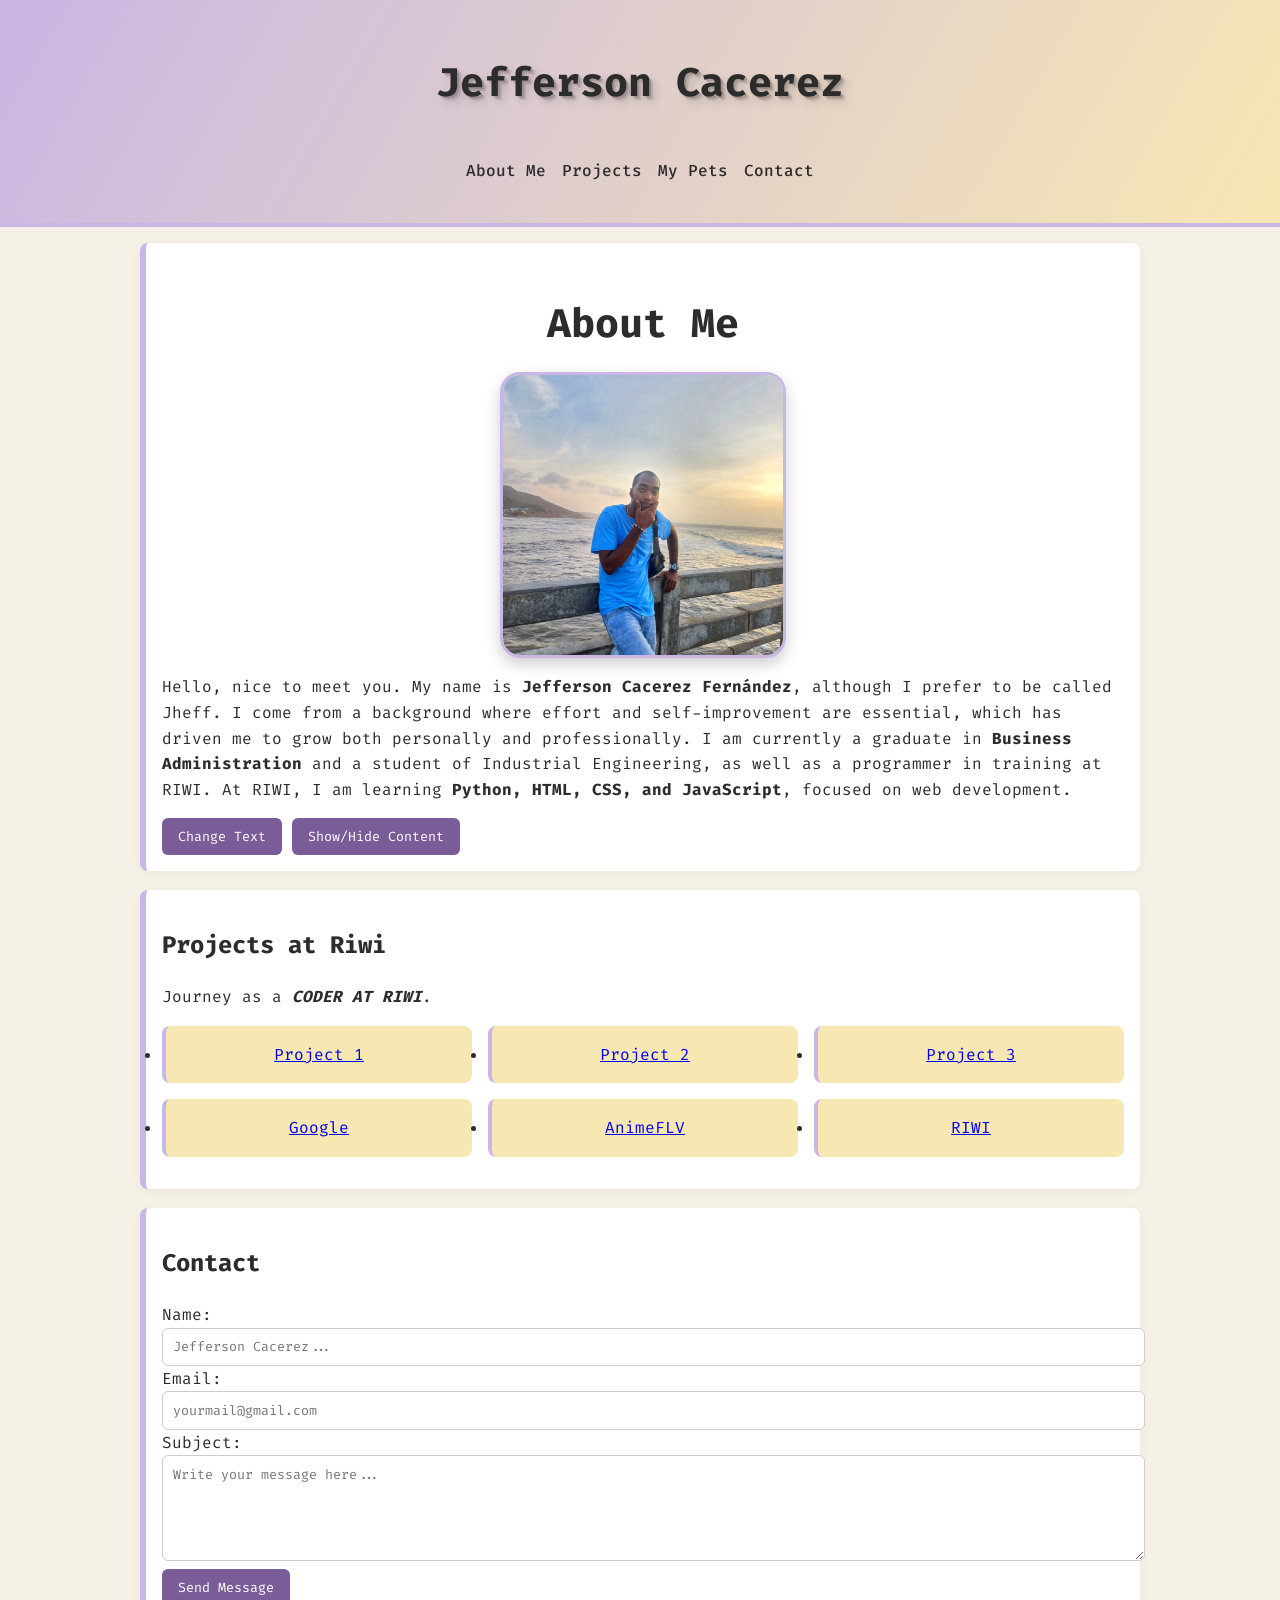
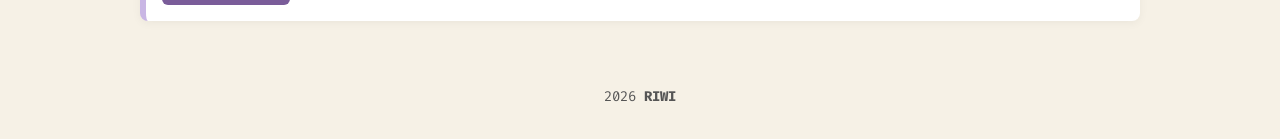
<file: index.html>
<!DOCTYPE html>
<html lang="en">
<head>
    <meta charset="UTF-8">
    <meta name="viewport" content="width=device-width, initial-scale=1.0">
    <title>My Portfolio | Home</title>
    <link rel="stylesheet" href="styles.css">
</head>
<body>
    <!-- HEADER AND NAVIGATION -->
    <header>
        <h1>Jefferson Cacerez</h1>
        <nav>
            <ul>
                <li><a href="#about-me">About Me</a></li>
                <li><a href="#projects">Projects</a></li>
                <li><a href="pets.html">My Pets</a></li>
                <li><a href="#contact">Contact</a></li>
            </ul>
        </nav>
    </header>

    <main>
        <!-- ABOUT ME -->
        <section id="about-me" class="card">
            <h2>About Me</h2>

            <img src="img/yo.jpeg" alt="Photo of Jefferson" class="img-sobre-mi">

            <p id="texto-cambio">
                Hello, nice to meet you. My name is <b>Jefferson Cacerez Fernández</b>, although I prefer to be called Jheff.

                I come from a background where effort and self-improvement are essential, which has driven me to grow both personally and professionally.

                I am currently a graduate in <b>Business Administration</b> and a student of Industrial Engineering, as well as a programmer in training at RIWI.

                At RIWI, I am learning <b>Python, HTML, CSS, and JavaScript</b>, focused on web development.
            </p>

            <button id="btn-cambiar">Change Text</button>
            <button id="btn-toggle">Show/Hide Content</button>

            <p id="extra" style="display:none;">
                I consider myself a strategic person, with an interest in continuous learning and the development of technological projects.
            </p>
        </section>

        <!-- PROJECTS -->
        <section id="projects" class="card">
            <h2>Projects at Riwi</h2>
            <p>Journey as a <b><em>CODER AT RIWI</em></b>.</p>

            <ul>
                <li><a href="https://github.com/jeffersoncace0-ctrl/jeffersoncace0-ctrl" target="_blank">Project 1</a></li>
                <li><a href="https://github.com/jeffersoncace0-ctrl/semanas-entregable-/tree/feature/1-codigo" target="_blank">Project 2</a></li>
                <li><a href="https://github.com/jeffersoncace0-ctrl/CalculadoraDeNotas/tree/feature/3-codigo" target="_blank">Project 3</a></li>
                <li><a href="https://google.com" target="_blank">Google</a></li>
                <li><a href="https://www4.animeflv.net/" target="_blank">AnimeFLV</a></li>
                <li><a href="https://moodle.riwi.io/my/" target="_blank">RIWI</a></li>
            </ul>
        </section>

        <!-- CONTACT -->
        <section id="contact" class="card">
            <h2>Contact</h2>

            <form>
                <div class="form-group">
                    <label for="nombre">Name:</label>
                    <input type="text" id="nombre" placeholder="Jefferson Cacerez..." minlength="3" required>
                </div>

                <div class="form-group">
                    <label for="email">Email:</label>
                    <input type="email" id="email" placeholder="yourmail@gmail.com" required>
                </div>

                <div class="form-group">
                    <label for="mensaje">Subject:</label>
                    <textarea id="mensaje" rows="5" placeholder="Write your message here..."></textarea>
                </div>

                <button type="submit">Send Message</button>
            </form>
        </section>
    </main>

    <!-- FOOTER -->
    <footer>
        <p>2026 <b>RIWI</b></p>
    </footer>
        
    <script src="script.js"></script>

</body>
</html>
</file>
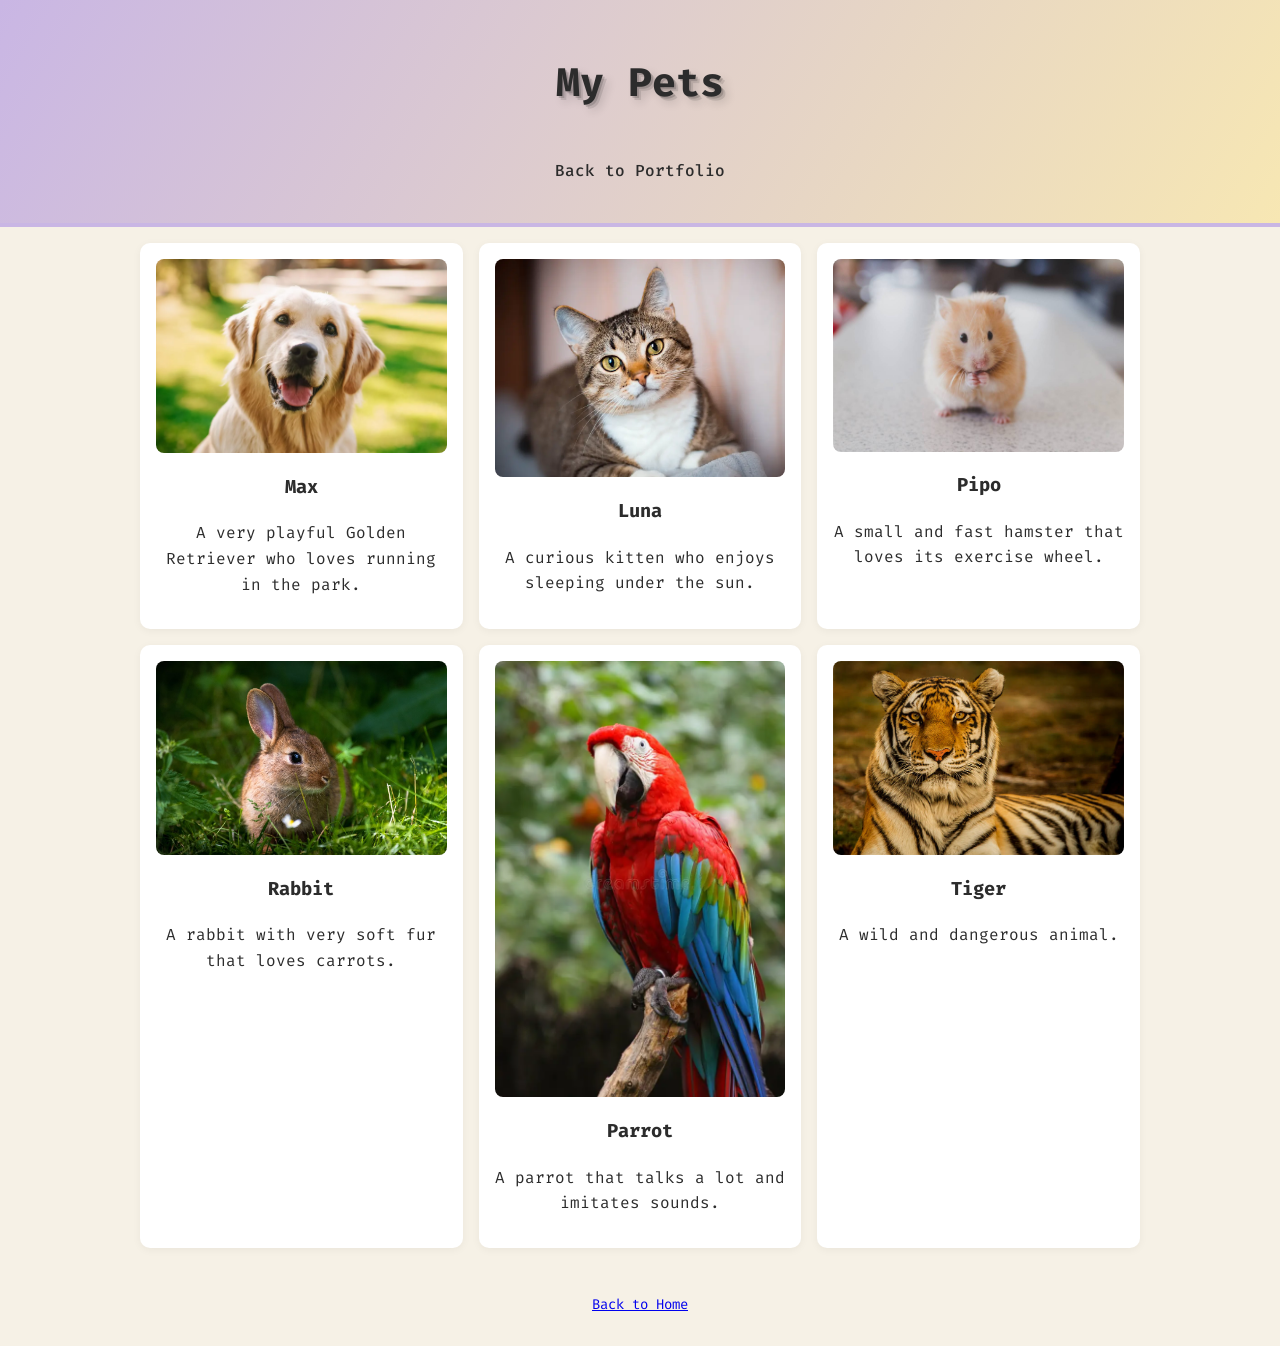
<file: pets.html>
<!DOCTYPE html>
<html lang="en">
<head>
    <meta charset="UTF-8">
    <meta name="viewport" content="width=device-width, initial-scale=1.0">
    <title>My Pets</title>
    <link rel="stylesheet" href="styles.css">
</head>
<body>
    <!-- HEADER AND NAVIGATION -->
    <header>
        <h1>My Pets</h1>

        <nav>
            <ul>
                <li>
                    <a href="index.html">Back to Portfolio</a>
                </li>
            </ul>
        </nav>
    </header>

    <!-- PET GALLERY -->
    <main class="gallery">

        <!-- PET 1 -->
        <article class="pet-card">
            <img src="img/5cb1f9400891d9da5a4926d7814bd1b89127ecba-1300x867.webp" alt="Dog">
            <h3>Max</h3>
            <p>A very playful Golden Retriever who loves running in the park.</p>
        </article>

        <!-- PET 2 -->
        <article class="pet-card">
            <img src="img/gatocomuneuropeo-97.webp" alt="Cat">
            <h3>Luna</h3>
            <p>A curious kitten who enjoys sleeping under the sun.</p>
        </article>

        <!-- PET 3 -->
        <article class="pet-card">
            <img src="img/hamster_ebe1fa86_1280x847.jpg" alt="Hamster">
            <h3>Pipo</h3>
            <p>A small and fast hamster that loves its exercise wheel.</p>
        </article>

        <!-- PET 4 -->
        <article class="pet-card">
            <img src="img/conejo.jpg" alt="Rabbit">
            <h3>Rabbit</h3>
            <p>A rabbit with very soft fur that loves carrots.</p>
        </article>

        <!-- PET 5 -->
        <article class="pet-card">
            <img src="img/loro.jpg" alt="Parrot">
            <h3>Parrot</h3>
            <p>A parrot that talks a lot and imitates sounds.</p>
        </article>

        <!-- PET 6 -->
        <article class="pet-card">
            <img src="img/tigre.jpg" alt="Tiger">
            <h3>Tiger</h3>
            <p>A wild and dangerous animal.</p>
        </article>
    </main>

    <footer>
        <p>
            <a href="index.html">Back to Home</a>
        </p>
    </footer>
</body>
</html>
</file>
<file: styles.css>
/* EXTERNAL FONT */
@import url('https://fonts.googleapis.com/css2?family=Fira+Code:wght@300;400;600&display=swap');

/* COLOR VARIABLES */
:root {
    --primary-color: #C9B6E4;
    --secondary-color: #F7E7B3;
    --background-color: #F6F1E6;
    --white-color: #ffffff;
    --button-color: #7A5C99;
    --hover-color: #C0392B;
    --font: "Fira Code", monospace;
}

body {
    margin: 0;
    background-color: var(--background-color);
    font-family: var(--font);
    font-size: 1rem;
    line-height: 1.6;
    color: #2C2C2C;
}

html {
    scroll-behavior: smooth;
}

header {
    display: flex;
    flex-direction: column;
    align-items: center;
    background: linear-gradient(120deg, var(--primary-color), var(--secondary-color));
    color: #2C2C2C;
    padding: 1.5rem;
    text-align: center;
    border-bottom: 4px solid var(--primary-color);
}

/* TITLE */
header h1 {
    font-size: 2.5rem;
    font-weight: 700;
    text-shadow: 
        2px 2px 0 rgba(0,0,0,0.15),
        4px 4px 0 rgba(0,0,0,0.10),
        6px 6px 10px rgba(0,0,0,0.15);
}

/* NAVIGATION */
nav ul {
    display: flex;
    gap: 1rem;
    list-style: none;
    padding: 0;
    flex-wrap: wrap;
    justify-content: center;
}

nav a {
    text-decoration: none;
    color: #2C2C2C;
    font-weight: 500;
    transition: 0.2s ease;
}

nav a:hover {
    color: var(--hover-color);
}

/* CONTENT */
main {
    max-width: 1000px;
    margin: auto;
    padding: 1rem;
}

/* ABOUT ME */
#about-me h2 {
    text-align: center;
    font-size: 2.5rem;
    margin-bottom: 1rem;
}

/* IMAGE */
.img-sobre-mi {
    display: block;
    margin: 1rem auto;
    width: 280px;
    height: 280px;
    object-fit: cover;
    border-radius: 20px;
    border: 3px solid var(--primary-color);
    box-shadow: 0 6px 15px rgba(0,0,0,0.2);
}

/* CARDS */
.card {
    background: var(--white-color);
    margin-bottom: 1.2rem;
    padding: 1rem;
    border-left: 6px solid var(--primary-color);
    border-radius: 8px;
    box-shadow: 0 2px 10px rgba(0,0,0,0.05);
    transition: all 0.3s ease;
}

.card:hover {
    transform: translateY(-4px);
    box-shadow: 0 6px 15px rgba(0,0,0,0.1);
}

/* PROJECTS */
#projects ul {
    display: grid;
    grid-template-columns: repeat(3, 1fr);
    gap: 1rem;
    padding: 0;
}

#projects li {
    background: var(--secondary-color);
    padding: 1rem;
    border-radius: 8px;
    text-align: center;
    border-left: 4px solid var(--primary-color);
}

/* FORM */
input, textarea {
    width: 100%;
    padding: 0.6rem;
    border: 1px solid #ccc;
    border-radius: 6px;
    font-family: var(--font);
}

/* BUTTONS */
button {
    background: var(--button-color);
    color: var(--white-color);
    padding: 0.6rem 1rem;
    border: none;
    cursor: pointer;
    font-family: var(--font);
    border-radius: 6px;
    transition: 0.2s ease;
}

button:hover {
    background: var(--hover-color);
    transform: scale(1.05);
}

/* GALLERY */
.gallery {
    display: grid;
    grid-template-columns: repeat(3, 1fr);
    gap: 1rem;
}

/* PET CARDS */
.pet-card {
    background: var(--white-color);
    padding: 1rem;
    border-radius: 10px;
    text-align: center;
    box-shadow: 0 2px 8px rgba(0,0,0,0.05);
    transition: 0.2s ease;
}

.pet-card:hover {
    transform: scale(1.03);
}

/* IMAGES */
.pet-card img {
    max-width: 100%;
    height: auto;
    display: block;
    border-radius: 8px;
}

footer {
    text-align: center;
    padding: 1rem;
    font-size: 14px;
    color: #555;
}

/* RESPONSIVE */
@media (max-width: 600px) {
    nav ul {
        flex-direction: column;
        align-items: center;
    }
    #projects ul {
        grid-template-columns: 1fr;
    }
    .gallery {
        grid-template-columns: repeat(2, 1fr);
    }
}

@media (min-width: 601px) and (max-width: 1024px) {
    #projects ul {
        grid-template-columns: repeat(2, 1fr);
    }
    .gallery {
        grid-template-columns: repeat(3, 1fr);
    }
}
</file>
